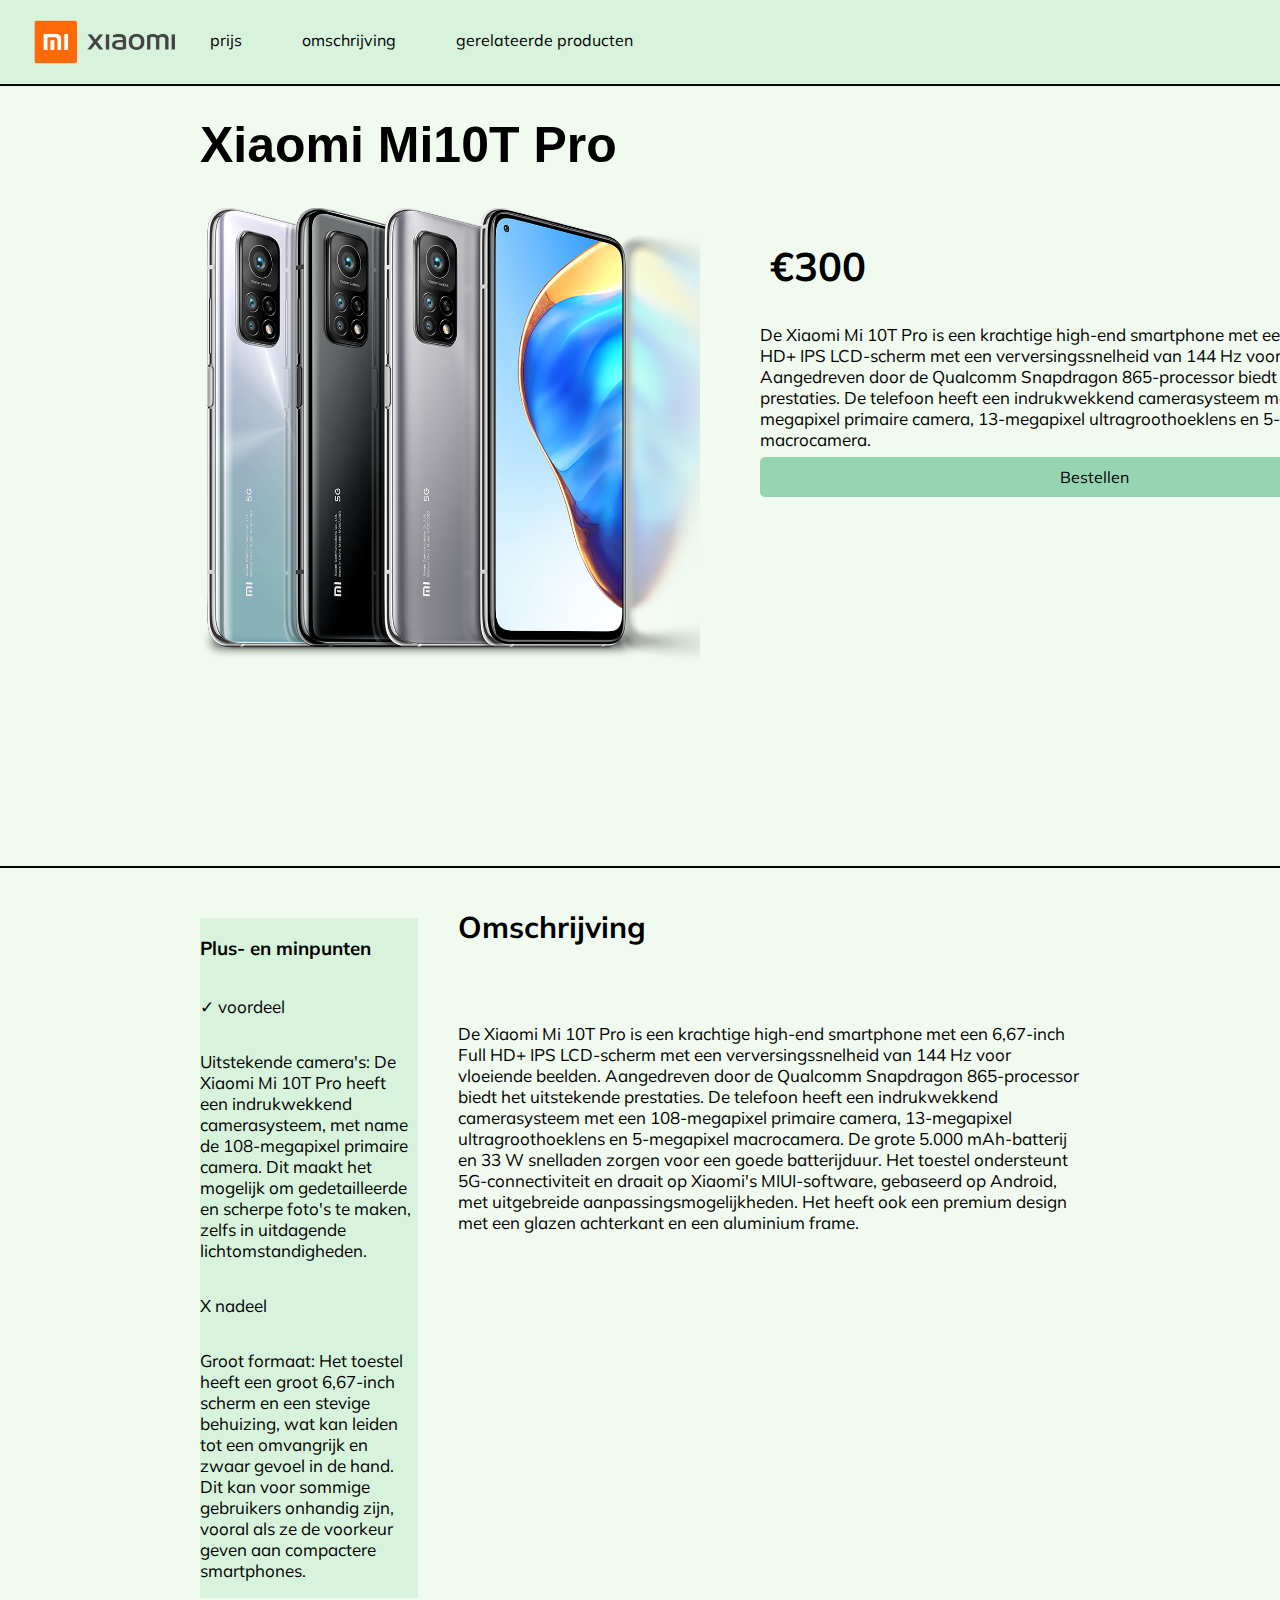
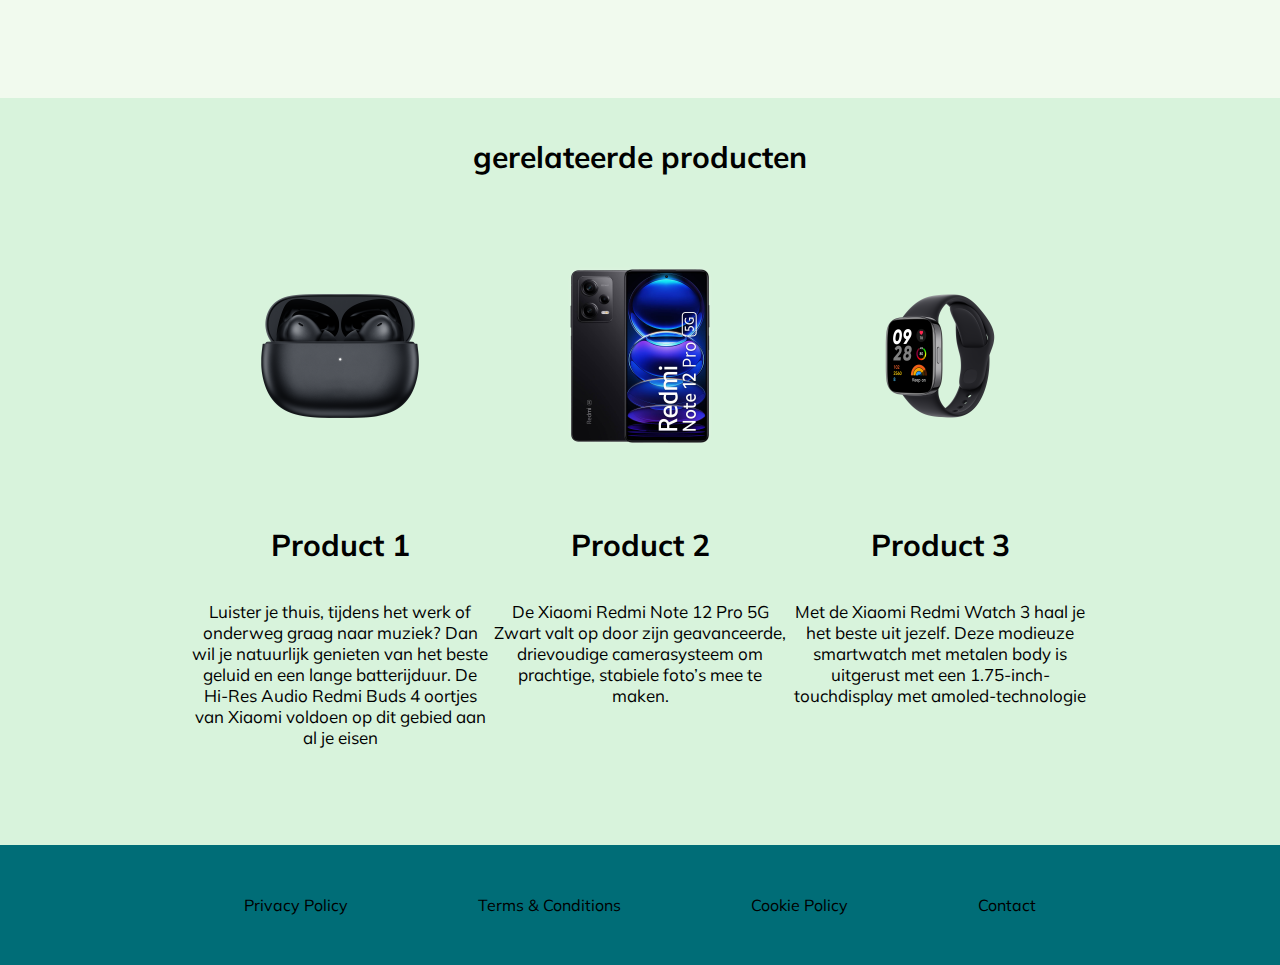
<file: index.html>
<!DOCTYPE html>
<html lang="en">

<head>
    <meta charset="UTF-8">
    <meta name="viewport" content="width=device-width, initial-scale=1.0">
    <title>Document</title>
    <link rel="stylesheet" href="css/style.css">

</head>

<body>
    <nav>
        <img src="images/xiaomiLogo.png">
        <a href="#">prijs</a>
        <a href="#omschrijving">omschrijving</a>
        <a href="#gerelateerdeProd">gerelateerde producten</a>
    </nav>
    <main>
        <section>
            <div class="streepMid">
                <div class="bovenStuk">
                    <h1>
                        Xiaomi Mi10T Pro
                    </h1>
                    <div class="flex1">
                        <img class="xiaomiPhone" src="images/xiaomiPhone.png">
                        <div class="flex2">
                            <h2>
                                €300
                            </h2>
                            <p>
                                De Xiaomi Mi 10T Pro is een krachtige high-end smartphone met een 6,67-inch Full HD+ IPS
                                LCD-scherm met een
                                verversingssnelheid van 144 Hz voor vloeiende beelden. Aangedreven door de Qualcomm
                                Snapdragon
                                865-processor biedt het
                                uitstekende prestaties. De telefoon heeft een indrukwekkend camerasysteem met een
                                108-megapixel
                                primaire camera,
                                13-megapixel ultragroothoeklens en 5-megapixel macrocamera.
                            </p>
                            <a class="bestellen" href="#">Bestellen</a>
                        </div>
                    </div>
                </div>
            </div>
        </section>
        <section>
            <div class="flex3">
                <div class="plusMinDiv">
                    <h3 class="plusMin">
                        Plus- en minpunten
                    </h3>
                    <p>
                        ✓ voordeel
                    </p>
                    <p>
                        Uitstekende camera's: De Xiaomi Mi 10T Pro heeft een indrukwekkend camerasysteem, met name de
                        108-megapixel primaire
                        camera. Dit maakt het mogelijk om gedetailleerde en scherpe foto's te maken, zelfs in uitdagende
                        lichtomstandigheden.
                    </p>
                    <p>
                        X nadeel
                    </p>
                    <p>
                        Groot formaat: Het toestel heeft een groot 6,67-inch scherm en een stevige behuizing, wat kan
                        leiden tot een omvangrijk
                        en zwaar gevoel in de hand. Dit kan voor sommige gebruikers onhandig zijn, vooral als ze de
                        voorkeur geven aan
                        compactere smartphones.
                    </p>

                </div>
                <div class="omschrijvingDiv">

                    <h4 id="omschrijving">
                        Omschrijving
                    </h4>
                    <p class="position">
                        De Xiaomi Mi 10T Pro is een krachtige high-end smartphone met een 6,67-inch Full HD+ IPS
                        LCD-scherm
                        met een
                        verversingssnelheid van 144 Hz voor vloeiende beelden. Aangedreven door de Qualcomm Snapdragon
                        865-processor biedt het
                        uitstekende prestaties. De telefoon heeft een indrukwekkend camerasysteem met een 108-megapixel
                        primaire camera,
                        13-megapixel ultragroothoeklens en 5-megapixel macrocamera. De grote 5.000 mAh-batterij en 33 W
                        snelladen zorgen voor
                        een goede batterijduur. Het toestel ondersteunt 5G-connectiviteit en draait op Xiaomi's
                        MIUI-software, gebaseerd op
                        Android, met uitgebreide aanpassingsmogelijkheden. Het heeft ook een premium design met een
                        glazen
                        achterkant en een
                        aluminium frame.
                    </p>
                </div>
            </div>
        </section>
        <section>
            <h5 id="gerelateerdeProd">
                gerelateerde producten
            </h5>
            <div class="last">
                <div class="flexEind">
                    <img class="products" src="images/redmi buds 4 pro.png">
                    <h6>
                        Product 1
                    </h6>
                    <p>
                        Luister je thuis, tijdens het werk of onderweg graag naar muziek? Dan wil je natuurlijk genieten
                        van
                        het beste geluid en
                        een lange batterijduur. De Hi-Res Audio Redmi Buds 4 oortjes van Xiaomi voldoen op dit gebied
                        aan al
                        je eisen
                    </p>
                </div>
                <div class="flexEind">
                    <img class="products" src="images/redmi note 12 pro.png">
                    <h6>
                        Product 2
                    </h6>
                    <p>
                        De Xiaomi Redmi Note 12 Pro 5G Zwart valt op door zijn geavanceerde, drievoudige camerasysteem
                        om
                        prachtige, stabiele
                        foto’s mee te maken.
                    </p>
                </div>
                <div class="flexEind">
                    <img class="products" src="images/redmi watch 3 png.png">
                    <h6>
                        Product 3
                    </h6>
                    <p>
                        Met de Xiaomi Redmi Watch 3 haal je het beste uit jezelf. Deze modieuze smartwatch met metalen
                        body
                        is uitgerust met een
                        1.75-inch-touchdisplay met amoled-technologie
                    </p>
                </div>
            </div>
        </section>
        <footer>
            <a class="footerr" href="#">Privacy Policy</a>
            <a class="footerr" href="#">Terms & Conditions</a>
            <a class="footerr" href="#">Cookie Policy</a>
            <a class="footerr" href="#">Contact</a>
        </footer>
    </main>
</body>

</html>
</file>
<file: css/style.css>
@import url('https://fonts.googleapis.com/css?family=Muli&display=swap');

body {
    margin: 0;
    background-color: #f1faee;
    font-family: 'Muli', sans-serif;
}

nav {
    background-color: #d8f3dc;
    display: flex;
    padding-left: 30px;
    border-bottom: 2px solid black;

}

main {
    margin-left: 200px;
    margin-right: 200px;
}

h1 {
    font-size: 50px;
    margin-top: 30px;
    font-family: 'Segoe UI', Tahoma, Geneva, Verdana, sans-serif;
}

h2 {
    font-size: 40px;
    margin-left: 10px;
}

h4 {
    font-size: 30px;
}

h5 {
    text-align: center;
    font-size: 30px;
    background-color: #d8f3dc;
    margin-left: -200px;
    margin-right: -200px;
    margin-bottom: -10px;
    padding-bottom: 10px;
    padding-top: 40px;
}

h6 {
    font-size: 30px;
    margin-bottom: 20px;
}

p {
    font-size: 17px;
}

a {
    color: black;
    text-decoration: none;
    padding: 30px;
}

a:hover {
    background-color: #95d5b2;
    padding: 30px;
}

img {
    width: 150px;
}

.xiaomiPhone {
    width: 500px;
    padding-bottom: 200px;
}

.flex1 {
    display: flex;
}

.flex2 {
    flex-direction: column;
    margin-left: 60px;

}

.bestellen {
    background-color: #95d5b2;
    border-radius: 5px;
    padding: 10px 300px;
}

.bestellen:hover {
    background-color: #52b788;
    border-radius: 5px;
    padding: 10px 300px;
    color: white;
}


.streepMid {
    border-bottom: 2px solid black;
    margin-left: -200px;
    margin-right: -200px;
}

.bovenStuk {
    margin-left: 200px;
    margin-right: 200px;
}


.flex3 {
    display: flex;
    gap: 40px;
}

.plusMinDiv {
    background-color: #d8f3dc;
    margin-top: 50px;
    margin-bottom: 50px;
    display: flex;
    flex-direction: column;
}



.omschrijvingDiv {
    display: flex;
    flex-direction: column;
    gap: 20px;
}

.last {
    background-color: #d8f3dc;
    margin-left: -200px;
    margin-right: -200px;
    display: flex;
    justify-content: center;
    padding: 80px;
}

.products {
    margin-left: 50px;
    margin-right: 50px;
    width: 200px;
}

.flexEind {
    display: flex;
    flex-direction: column;
    width: 300px;
    text-align: center;
}

footer {
    display: flex;
    background-color: #006d77;
    margin-left: -200px;
    margin-right: -200px;
    justify-content: center;
    gap: 30px;

}

.footerr {
    color: black;
    text-decoration: none;
    padding: 50px;
}

.footerr:hover {
    background-color: none;
    background-color: #006d77;
    padding: 50px;
    text-decoration: underline;
}
</file>
